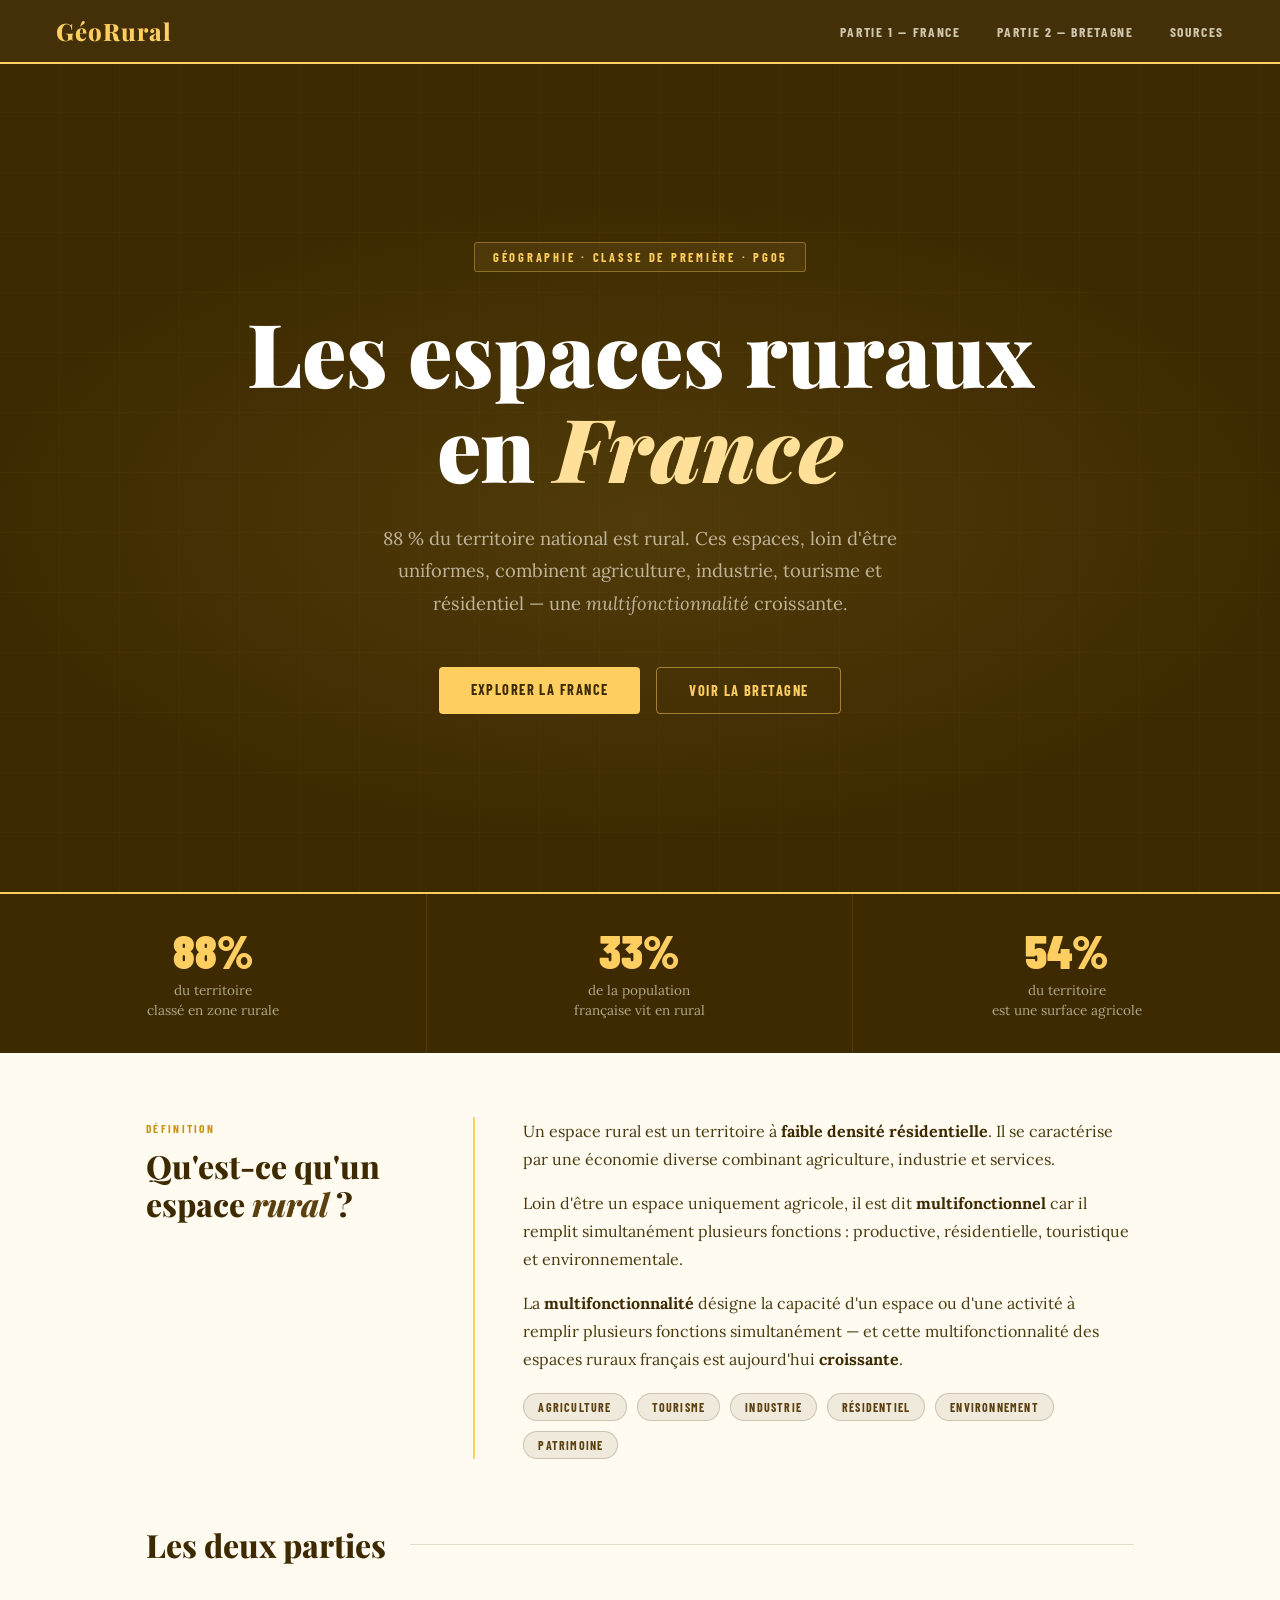
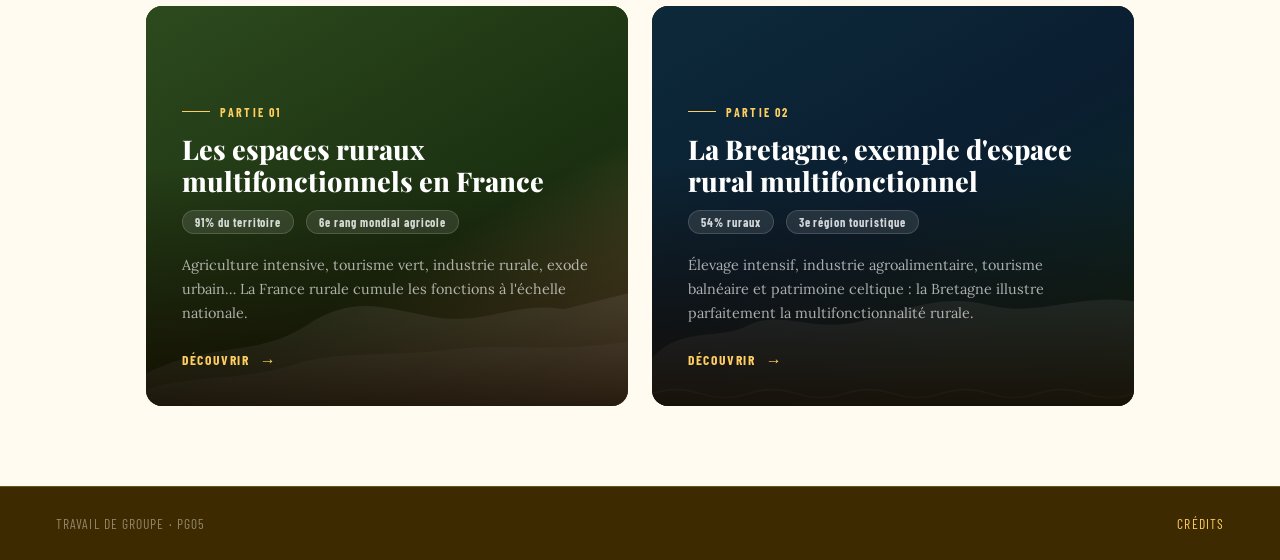
<file: index.html>
<!DOCTYPE html>
<html lang="fr">
<head>
  <meta charset="UTF-8"/>
  <meta name="viewport" content="width=device-width, initial-scale=1.0"/>
  <title>GéoRural — Les espaces ruraux en France</title>
  <link rel="preconnect" href="https://fonts.googleapis.com"/>
  <link rel="preconnect" href="https://fonts.gstatic.com" crossorigin/>
  <link href="https://fonts.googleapis.com/css2?family=Playfair+Display:ital,wght@0,400..900;1,400..900&family=Lora:ital,wght@0,400;0,600;1,400&family=Barlow+Condensed:wght@400;600;700;900&display=swap" rel="stylesheet"/>
  <link rel="stylesheet" href="style.css"/>
</head>
<body class="page-index">

<nav class="nav">
  <a href="index.html" class="nav-logo">GéoRural</a>
  <div class="nav-links">
    <a href="france.html">Partie 1 — France</a>
    <a href="bretagne.html">Partie 2 — Bretagne</a>
    <a href="source.html">Sources</a>
  </div>
</nav>

<section class="hero-index">
  <div class="hero-lines"></div>
  <div class="hero-content">
    <div class="hero-kicker">Géographie · Classe de Première · PG05</div>
    <h1>Les espaces ruraux<br>en <em>France</em></h1>
    <p class="hero-sub">88 % du territoire national est rural. Ces espaces, loin d'être uniformes, combinent agriculture, industrie, tourisme et résidentiel — une <em>multifonctionnalité</em> croissante.</p>
    <div class="hero-cta">
      <a href="france.html" class="btn-primary">Explorer la France</a>
      <a href="bretagne.html" class="btn-outline">Voir la Bretagne</a>
    </div>
  </div>

</section>

<div class="stat-band">
  <div class="stat-item">
    <div class="stat-num">88%</div>
    <div class="stat-label">du territoire<br>classé en zone rurale</div>
  </div>
  <div class="stat-item">
    <div class="stat-num">33%</div>
    <div class="stat-label">de la population<br>française vit en rural</div>
  </div>
  <div class="stat-item">
    <div class="stat-num">54%</div>
    <div class="stat-label">du territoire<br>est une surface agricole</div>
  </div>
</div>

<section class="def-section reveal">
  <div class="def-label">
    <div class="def-label-tag">Définition</div>
    <h2>Qu'est-ce qu'un espace <em>rural</em> ?</h2>
  </div>
  <div class="def-body">
    <p>Un espace rural est un territoire à <strong>faible densité résidentielle</strong>. Il se caractérise par une économie diverse combinant agriculture, industrie et services.</p>
    <p>Loin d'être un espace uniquement agricole, il est dit <strong>multifonctionnel</strong> car il remplit simultanément plusieurs fonctions : productive, résidentielle, touristique et environnementale.</p>
    <p>La <strong>multifonctionnalité</strong> désigne la capacité d'un espace ou d'une activité à remplir plusieurs fonctions simultanément — et cette multifonctionnalité des espaces ruraux français est aujourd'hui <strong>croissante</strong>.</p>
    <div class="def-tags">
      <span class="def-tag">Agriculture</span>
      <span class="def-tag">Tourisme</span>
      <span class="def-tag">Industrie</span>
      <span class="def-tag">Résidentiel</span>
      <span class="def-tag">Environnement</span>
      <span class="def-tag">Patrimoine</span>
    </div>
  </div>
</section>

<section class="cards-section">
  <div class="cards-header reveal">
    <h2>Les deux parties</h2>
    <div class="cards-header-line"></div>
  </div>
  <div class="cards-grid">

    <a href="france.html" class="card reveal delay-1">
      <div class="card-bg"></div>
      <svg class="card-landscape" viewBox="0 0 600 200" xmlns="http://www.w3.org/2000/svg" preserveAspectRatio="none">
        <path d="M0,160 C80,120 140,140 200,100 C260,60 300,80 360,90 C420,100 460,70 520,80 L600,60 L600,200 L0,200Z" fill="rgba(255,255,255,0.15)"/>
        <path d="M0,180 C60,160 120,170 180,150 C240,130 300,140 380,130 C440,122 500,135 600,120 L600,200 L0,200Z" fill="rgba(255,255,255,0.1)"/>
      </svg>
      <div class="card-overlay"></div>
      <div class="card-content">
        <div class="card-num">Partie 01</div>
        <h3>Les espaces ruraux multifonctionnels en France</h3>
        <div class="card-stats">
          <span class="card-stat">91% du territoire</span>
          <span class="card-stat">6e rang mondial agricole</span>
        </div>
        <p>Agriculture intensive, tourisme vert, industrie rurale, exode urbain… La France rurale cumule les fonctions à l'échelle nationale.</p>
        <span class="card-link">Découvrir</span>
      </div>
    </a>

    <a href="bretagne.html" class="card reveal delay-2">
      <div class="card-bg2"></div>
      <svg class="card-landscape" viewBox="0 0 600 200" xmlns="http://www.w3.org/2000/svg" preserveAspectRatio="none">
        <path d="M0,140 C40,100 80,120 120,100 C160,80 200,110 260,95 C320,80 360,60 420,75 C480,90 530,60 600,70 L600,200 L0,200Z" fill="rgba(255,255,255,0.12)"/>
        <path d="M0,185 Q30,175 60,185 Q90,195 120,185 Q150,175 180,185 Q210,195 240,185 Q270,175 300,185 Q330,195 360,185 Q390,175 420,185 Q450,195 480,185 Q510,175 540,185 Q570,195 600,185" stroke="rgba(255,255,255,0.15)" stroke-width="2" fill="none"/>
      </svg>
      <div class="card-overlay"></div>
      <div class="card-content">
        <div class="card-num">Partie 02</div>
        <h3>La Bretagne, exemple d'espace rural multifonctionnel</h3>
        <div class="card-stats">
          <span class="card-stat">54% ruraux</span>
          <span class="card-stat">3e région touristique</span>
        </div>
        <p>Élevage intensif, industrie agroalimentaire, tourisme balnéaire et patrimoine celtique : la Bretagne illustre parfaitement la multifonctionnalité rurale.</p>
        <span class="card-link">Découvrir</span>
      </div>
    </a>

  </div>
</section>

<footer class="footer">
  <span class="footer-text">Travail de groupe · PG05</span>
  <a href="credits.html">Crédits</a>
</footer>

<script>
  const els = document.querySelectorAll('.reveal');
  const obs = new IntersectionObserver(entries => {
    entries.forEach(e => { if (e.isIntersecting) { e.target.classList.add('visible'); obs.unobserve(e.target); } });
  }, { threshold: 0.1 });
  els.forEach(el => obs.observe(el));
</script>
</body>
</html>
</file>
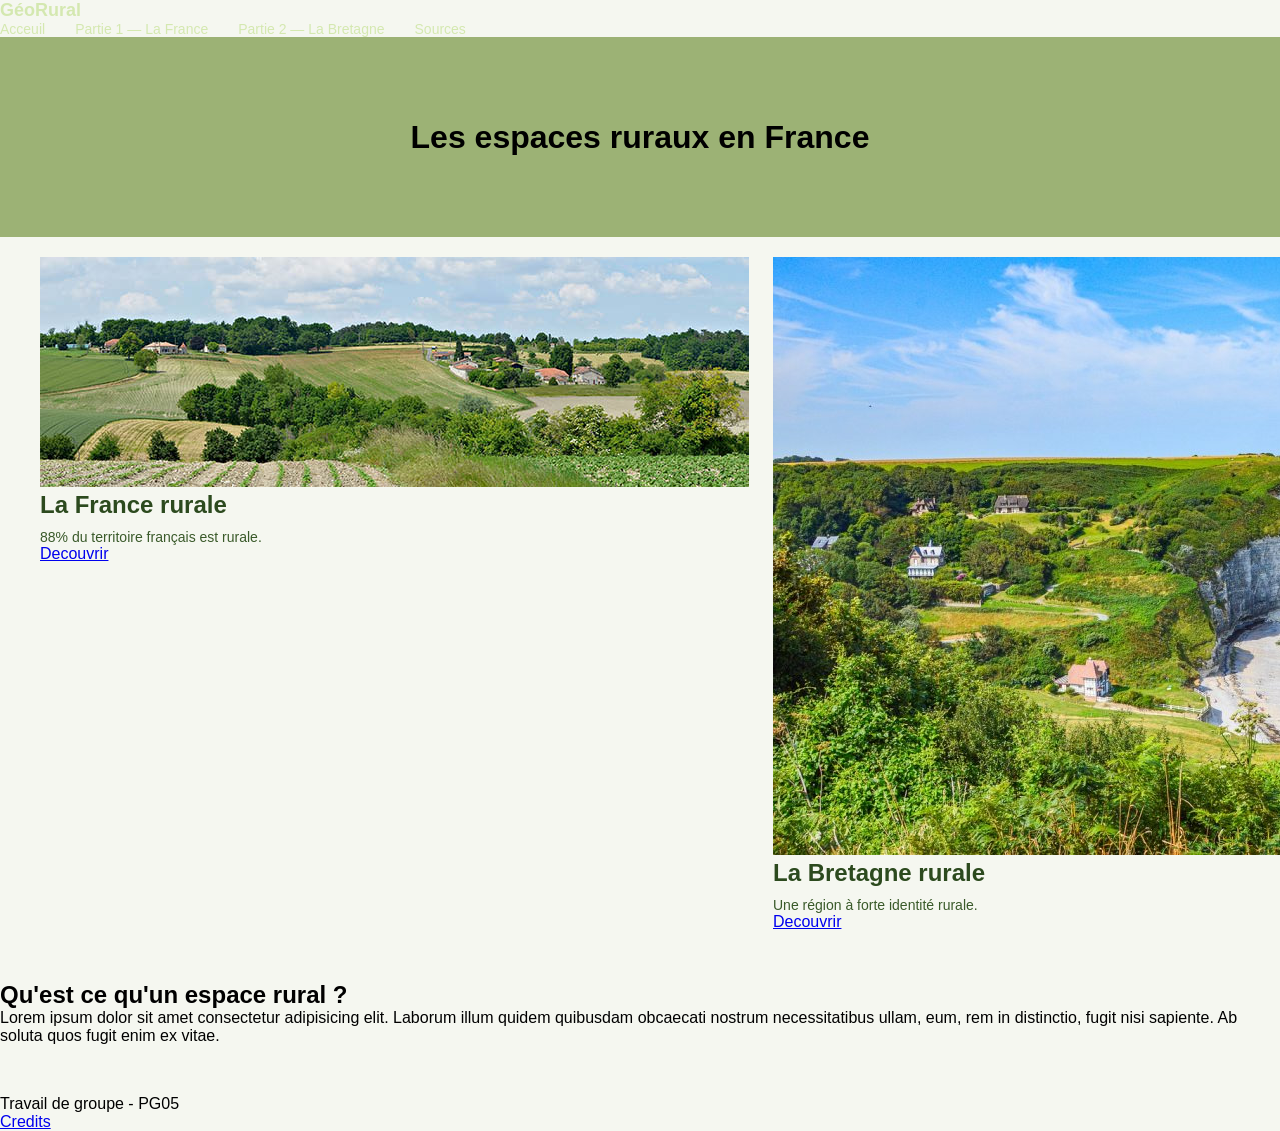
<file: home.html>
<!DOCTYPE html>
<html lang="fr">
<head>
    <meta charset="UTF-8">
    <meta name="viewport" content="width=device-width, initial-scale=1.0">
    <title>La France et les espaces ruraux</title>
    <link rel="stylesheet" href="style.css">
    <link rel="preconnect" href="https://fonts.googleapis.com">
    <link rel="preconnect" href="https://fonts.gstatic.com" crossorigin>
    <link href="https://fonts.googleapis.com/css2?family=Playfair+Display:ital,wght@0,400..900;1,400..900&display=swap" rel="stylesheet">
    <link href="https://fonts.googleapis.com/css2?family=Inter:ital,opsz,wght@0,14..32,100..900;1,14..32,100..900&display=swap" rel="stylesheet">
</head>
<body style="margin: 0; font-family: sans-serif; background-color: #f5f7f0;">

    <div class="dashboard">
        <span style="font-weight: bold; font-size: 18px; color: #d4e8b0;">GéoRural</span>
        <div style="display: flex; gap: 30px;">
            <a href="home.html" style="color: #d4e8b0; text-decoration: none; font-size: 14px;">Acceuil</a>
            <a href="france.html" style="color: #d4e8b0; text-decoration: none; font-size: 14px;">Partie 1 — La France</a>    
            <a href="bretagne.html" style="color: #d4e8b0; text-decoration: none; font-size: 14px;">Partie 2 — La Bretagne</a>
            <a href="source.html" style="color: #d4e8b0; text-decoration: none; font-size: 14px;">Sources</a>
        </div>
    </div>

    <div style="display: flex; justify-content: center; align-items: center; background-color: #9cb275; height: 200px; margin-bottom: 20px;">
        <H1>Les espaces ruraux en France</H1>
    </div>
    

    <div style="display: flex; justify-content: space-evenly; gap: 2%; padding: 0 40px; margin-bottom: 50px;">
        <div class="Cards">
            <img class="Cards_img" src="Images/france espace ruraux.jpg" alt="">
            <h2 style="color: #2c4a1e; margin: 0 0 10px;">La France rurale</h2>
            <p style="color: #3a5a2a; font-size: 14px; margin: 0;">88% du territoire français est rurale.</p>
            <a href="france.html">Decouvrir</a>
        </div>
        <div class="Cards">
            <img class="Cards_img" src="Images/bretagne espace rural.jpg" alt="">
            <h2 style="color: #2c4a1e; margin: 0 0 10px;">La Bretagne rurale</h2>
            <p style="color: #3a5a2a; font-size: 14px; margin: 0;">Une région à forte identité rurale.</p>
            <a href="bretagne.html">Decouvrir</a>
        </div>
    </div>

    <h2>Qu'est ce qu'un espace rural ?</h2>
    <div style="margin-bottom: 50px;">
        Lorem ipsum dolor sit amet consectetur adipisicing elit. Laborum illum quidem quibusdam obcaecati nostrum necessitatibus ullam, eum, rem in distinctio, fugit nisi sapiente. Ab soluta quos fugit enim ex vitae.
    </div>
    <div class="Footer">
        <p>Travail de groupe - PG05</p>
        <a href="credits.html">Credits</a>
    </div>
</body>
</html>
</file>
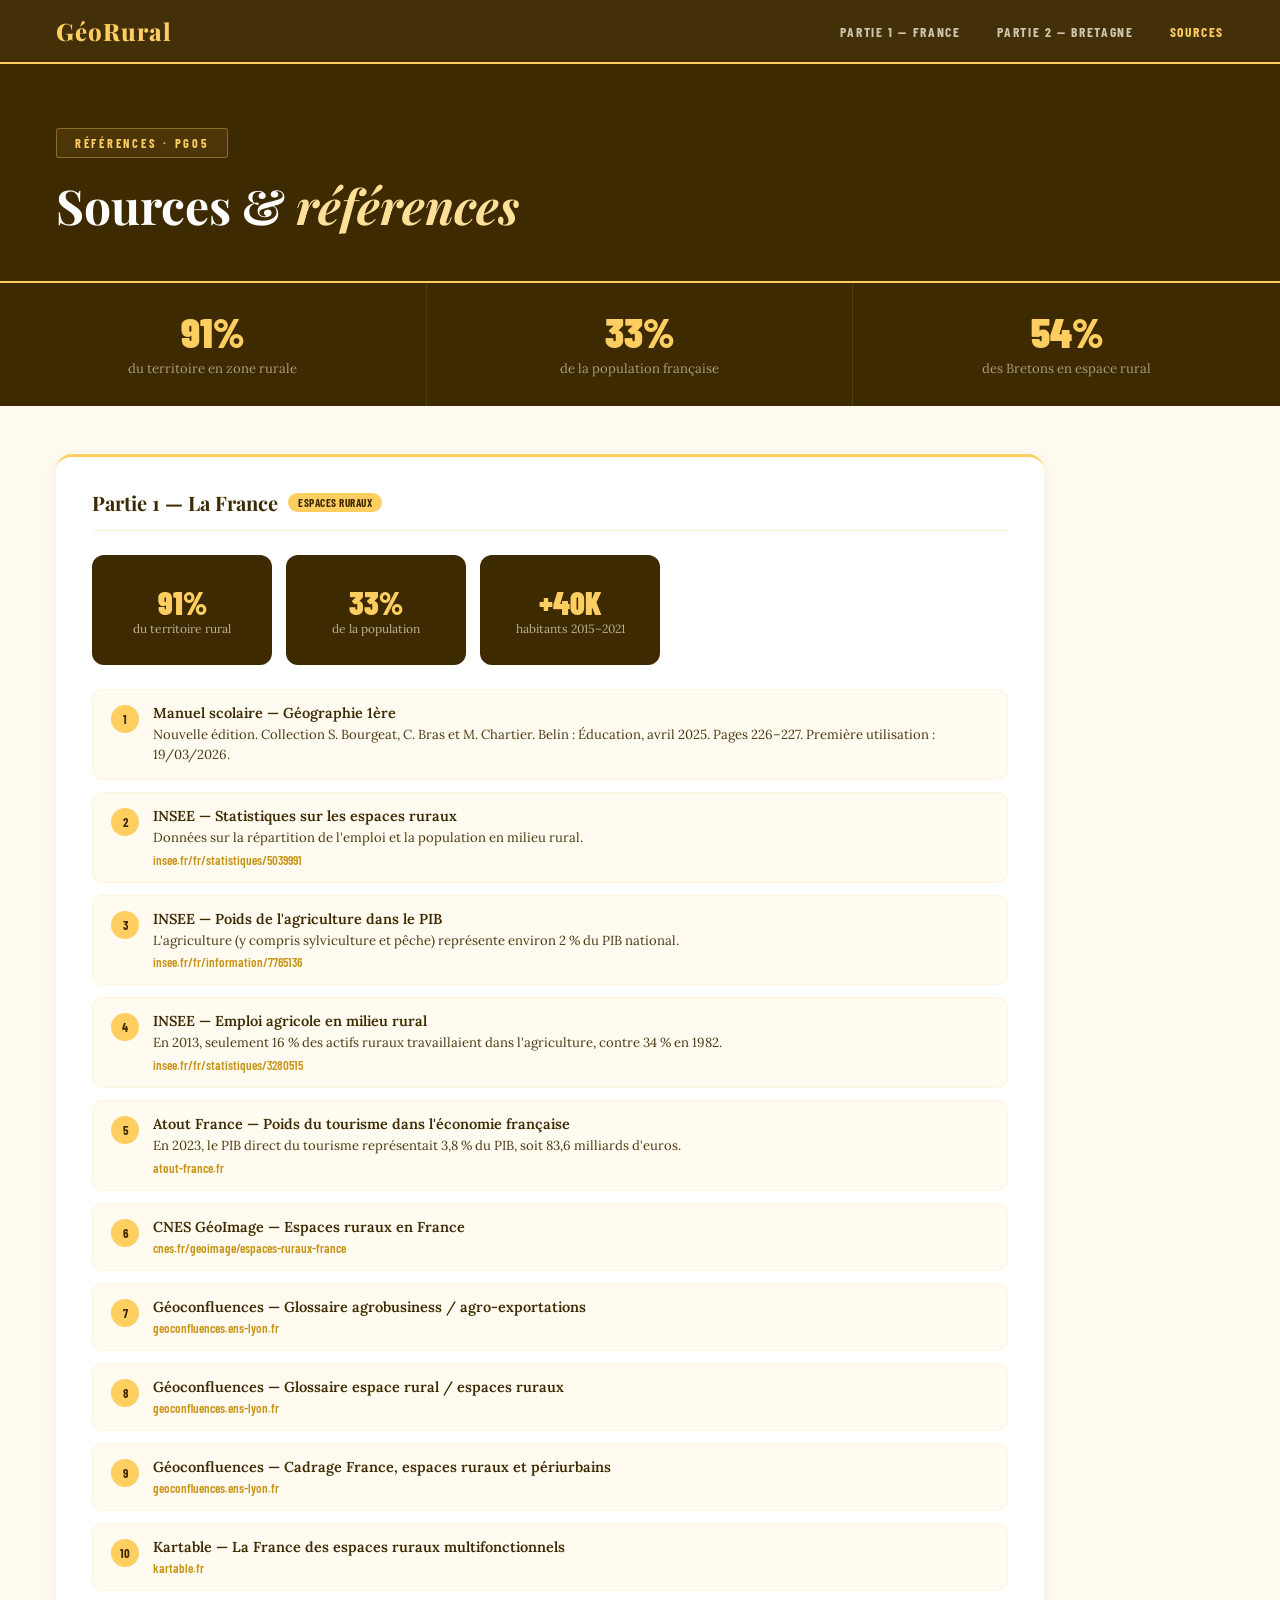
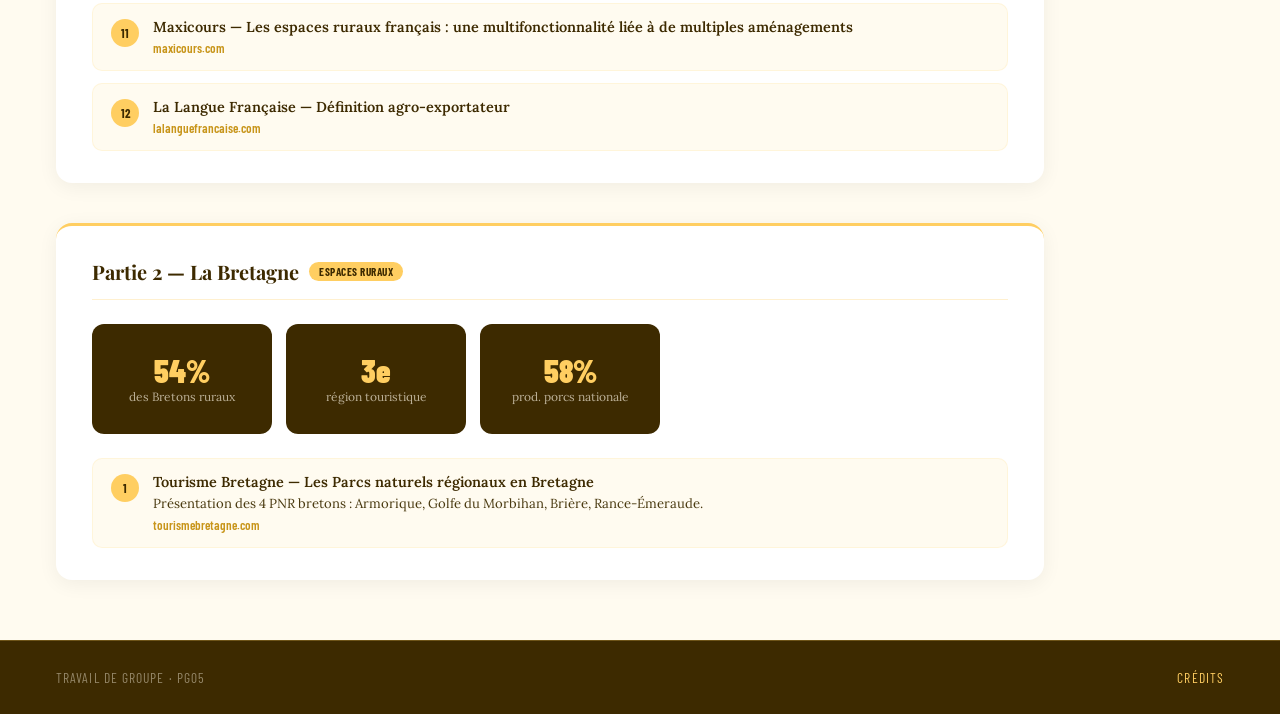
<file: source.html>
<!DOCTYPE html>
<html lang="fr">
<head>
    <meta charset="UTF-8">
    <meta name="viewport" content="width=device-width, initial-scale=1.0">
    <title>Sources – GéoRural</title>
    <link rel="preconnect" href="https://fonts.googleapis.com">
    <link rel="preconnect" href="https://fonts.gstatic.com" crossorigin>
    <link href="https://fonts.googleapis.com/css2?family=Playfair+Display:ital,wght@0,400..900;1,400..900&family=Lora:ital,wght@0,400;0,600;1,400&family=Barlow+Condensed:wght@400;600;700;900&display=swap" rel="stylesheet">
    <link rel="stylesheet" href="style.css">
</head>
<body class="page-source">

    <!-- NAV -->
    <nav class="nav">
        <a href="index.html" class="nav-logo">GéoRural</a>
        <div class="nav-links">
            <a href="france.html">Partie 1 — France</a>
            <a href="bretagne.html">Partie 2 — Bretagne</a>
            <a href="source.html" class="active">Sources</a>
        </div>
    </nav>

    <!-- HEADER -->
    <div class="page-header">
        <div class="page-header-kicker">Références · PG05</div>
        <h1>Sources &amp; <em>références</em></h1>
    </div>

    <!-- STATS -->
    <div class="source-stat-band">
        <div class="stat-item">
            <div class="stat-num">91%</div>
            <div class="stat-label">du territoire en zone rurale</div>
        </div>
        <div class="stat-item">
            <div class="stat-num">33%</div>
            <div class="stat-label">de la population française</div>
        </div>
        <div class="stat-item">
            <div class="stat-num">54%</div>
            <div class="stat-label">des Bretons en espace rural</div>
        </div>
    </div>

    <div class="sources-layout">

        <!-- PARTIE 1 : LA FRANCE -->
        <div class="section-block">
            <h3>Partie 1 — La France <span class="pill">Espaces ruraux</span></h3>

            <div class="stat-row">
                <div class="stat-card-source"><span class="big">91%</span><span class="label">du territoire rural</span></div>
                <div class="stat-card-source"><span class="big">33%</span><span class="label">de la population</span></div>
                <div class="stat-card-source"><span class="big">+40K</span><span class="label">habitants 2015–2021</span></div>
            </div>

            <div class="source-list">
                <div class="source-item">
                    <div class="source-num">1</div>
                    <div class="source-content">
                        <div class="source-title">Manuel scolaire — Géographie 1ère</div>
                        <div class="source-detail">Nouvelle édition. Collection S. Bourgeat, C. Bras et M. Chartier. Belin : Éducation, avril 2025. Pages 226–227. Première utilisation : 19/03/2026.</div>
                    </div>
                </div>
                <div class="source-item">
                    <div class="source-num">2</div>
                    <div class="source-content">
                        <div class="source-title">INSEE — Statistiques sur les espaces ruraux</div>
                        <div class="source-detail">Données sur la répartition de l'emploi et la population en milieu rural.</div>
                        <a class="source-link" href="https://www.insee.fr/fr/statistiques/5039991?sommaire=5040030" target="_blank">insee.fr/fr/statistiques/5039991</a>
                    </div>
                </div>
                <div class="source-item">
                    <div class="source-num">3</div>
                    <div class="source-content">
                        <div class="source-title">INSEE — Poids de l'agriculture dans le PIB</div>
                        <div class="source-detail">L'agriculture (y compris sylviculture et pêche) représente environ 2 % du PIB national.</div>
                        <a class="source-link" href="https://www.insee.fr/fr/information/7765136" target="_blank">insee.fr/fr/information/7765136</a>
                    </div>
                </div>
                <div class="source-item">
                    <div class="source-num">4</div>
                    <div class="source-content">
                        <div class="source-title">INSEE — Emploi agricole en milieu rural</div>
                        <div class="source-detail">En 2013, seulement 16 % des actifs ruraux travaillaient dans l'agriculture, contre 34 % en 1982.</div>
                        <a class="source-link" href="https://www.insee.fr/fr/statistiques/3280515" target="_blank">insee.fr/fr/statistiques/3280515</a>
                    </div>
                </div>
                <div class="source-item">
                    <div class="source-num">5</div>
                    <div class="source-content">
                        <div class="source-title">Atout France — Poids du tourisme dans l'économie française</div>
                        <div class="source-detail">En 2023, le PIB direct du tourisme représentait 3,8 % du PIB, soit 83,6 milliards d'euros.</div>
                        <a class="source-link" href="https://www.atout-france.fr/fr/informations/poids-du-tourisme-dans-leconomie-francaise" target="_blank">atout-france.fr</a>
                    </div>
                </div>
                <div class="source-item">
                    <div class="source-num">6</div>
                    <div class="source-content">
                        <div class="source-title">CNES GéoImage — Espaces ruraux en France</div>
                        <a class="source-link" href="https://cnes.fr/geoimage/espaces-ruraux-france" target="_blank">cnes.fr/geoimage/espaces-ruraux-france</a>
                    </div>
                </div>
                <div class="source-item">
                    <div class="source-num">7</div>
                    <div class="source-content">
                        <div class="source-title">Géoconfluences — Glossaire agrobusiness / agro-exportations</div>
                        <a class="source-link" href="https://geoconfluences.ens-lyon.fr/glossaire/agrobusiness-agro-exportations" target="_blank">geoconfluences.ens-lyon.fr</a>
                    </div>
                </div>
                <div class="source-item">
                    <div class="source-num">8</div>
                    <div class="source-content">
                        <div class="source-title">Géoconfluences — Glossaire espace rural / espaces ruraux</div>
                        <a class="source-link" href="https://geoconfluences.ens-lyon.fr/glossaire/espace-rural-espaces-ruraux" target="_blank">geoconfluences.ens-lyon.fr</a>
                    </div>
                </div>
                <div class="source-item">
                    <div class="source-num">9</div>
                    <div class="source-content">
                        <div class="source-title">Géoconfluences — Cadrage France, espaces ruraux et périurbains</div>
                        <a class="source-link" href="https://geoconfluences.ens-lyon.fr/informations-scientifiques/dossiers-regionaux/france-espaces-ruraux-periurbains/cadrage" target="_blank">geoconfluences.ens-lyon.fr</a>
                    </div>
                </div>
                <div class="source-item">
                    <div class="source-num">10</div>
                    <div class="source-content">
                        <div class="source-title">Kartable — La France des espaces ruraux multifonctionnels</div>
                        <a class="source-link" href="https://www.kartable.fr/ressources/geographie/cours/la-france-des-espaces-ruraux-multifonctionnels/51103" target="_blank">kartable.fr</a>
                    </div>
                </div>
                <div class="source-item">
                    <div class="source-num">11</div>
                    <div class="source-content">
                        <div class="source-title">Maxicours — Les espaces ruraux français : une multifonctionnalité liée à de multiples aménagements</div>
                        <a class="source-link" href="https://www.maxicours.com/se/cours/les-espaces-ruraux-francais-une-multifonctionnalite-liee-a-de-multiples-amenagements/" target="_blank">maxicours.com</a>
                    </div>
                </div>
                <div class="source-item">
                    <div class="source-num">12</div>
                    <div class="source-content">
                        <div class="source-title">La Langue Française — Définition agro-exportateur</div>
                        <a class="source-link" href="https://www.lalanguefrancaise.com/dictionnaire/definition/agro-exportateur" target="_blank">lalanguefrancaise.com</a>
                    </div>
                </div>
            </div>
        </div>

        <!-- PARTIE 2 : LA BRETAGNE -->
        <div class="section-block">
            <h3>Partie 2 — La Bretagne <span class="pill">Espaces ruraux</span></h3>

            <div class="stat-row">
                <div class="stat-card-source"><span class="big">54%</span><span class="label">des Bretons ruraux</span></div>
                <div class="stat-card-source"><span class="big">3e</span><span class="label">région touristique</span></div>
                <div class="stat-card-source"><span class="big">58%</span><span class="label">prod. porcs nationale</span></div>
            </div>

            <div class="source-list">
                <div class="source-item">
                    <div class="source-num">1</div>
                    <div class="source-content">
                        <div class="source-title">Tourisme Bretagne — Les Parcs naturels régionaux en Bretagne</div>
                        <div class="source-detail">Présentation des 4 PNR bretons : Armorique, Golfe du Morbihan, Brière, Rance-Émeraude.</div>
                        <a class="source-link" href="https://www.tourismebretagne.com/selon-mes-envies/topitos/les-parcs-naturels-regionaux-en-bretagne/" target="_blank">tourismebretagne.com</a>
                    </div>
                </div>
            </div>
        </div>

    </div>

    <footer class="footer">
        <span class="footer-text">Travail de groupe · PG05</span>
        <a href="credits.html">Crédits</a>
    </footer>

</body>
</html>
</file>
<file: style.css>
/* ============================================================
   GéoRural — Feuille de style globale
   Fonts: Playfair Display · Lora · Barlow Condensed
   ============================================================ */

/* ── RESET ── */
*, *::before, *::after {
  box-sizing: border-box;
  margin: 0;
  padding: 0;
}

html { scroll-behavior: smooth; }

/* ============================================================
   NAV — commune à toutes les pages
   ============================================================ */
.nav {
  position: sticky; top: 0; z-index: 200;
  display: flex; align-items: center; justify-content: space-between;
  padding: 0 56px; height: 64px;
  background: rgba(61, 42, 0, 0.97);
  backdrop-filter: blur(12px);
  border-bottom: 2px solid #FFCE61;
}

.nav-logo {
  font-family: 'Playfair Display', serif;
  font-size: 1.5rem; font-weight: 800;
  color: #FFCE61; text-decoration: none;
  letter-spacing: 0.04em;
}

.nav-links { display: flex; gap: 36px; align-items: center; }

.nav-links a {
  font-family: 'Barlow Condensed', sans-serif;
  font-size: 0.85rem; font-weight: 700;
  text-transform: uppercase; letter-spacing: 0.12em;
  color: rgba(255, 248, 230, 0.75);
  text-decoration: none;
  transition: color 0.2s;
}

.nav-links a:hover,
.nav-links a.active { color: #FFCE61; }

@media (max-width: 820px) {
  .nav { padding: 12px 20px; height: auto; flex-wrap: wrap; gap: 10px; }
  .nav-links { flex-wrap: wrap; gap: 14px; }
}

/*============================================================
    FOOTER — commun à toutes les pages
  ============================================================ */
.footer {
  background: #3d2a00;
  border-top: 1px solid rgba(255, 206, 97, 0.25);
  padding: 28px 56px;
  display: flex; align-items: center; justify-content: space-between;
  margin-top: auto;
}

.footer-text {
  font-family: 'Barlow Condensed', sans-serif;
  font-size: 0.85rem; letter-spacing: 0.08em;
  color: rgba(255, 248, 230, 0.45); text-transform: uppercase;
}

.footer a {
  font-family: 'Barlow Condensed', sans-serif;
  font-size: 0.85rem; letter-spacing: 0.08em; text-transform: uppercase;
  color: #FFCE61; text-decoration: none; transition: color 0.2s;
}

.footer a:hover { color: #FFE099; }

@media (max-width: 768px) {
  .footer { flex-direction: column; gap: 10px; text-align: center; padding: 20px; }
}

/* ============================================================
    SCROLL REVEAL — commun à index, france, bretagne
   ============================================================ */
.reveal {
  opacity: 0; transform: translateY(30px);
  transition: opacity 0.6s ease, transform 0.6s ease;
}
.reveal.visible { opacity: 1; transform: none; }
.reveal.delay-1 { transition-delay: 0.15s; }
.reveal.delay-2 { transition-delay: 0.3s; }

/* ============================================================
   INDEX — Variables & styles spécifiques
   ============================================================ */
.page-index {
  --or:         #FFCE61;
  --or-fonce:   #c8951a;
  --or-clair:   #FFE099;
  --fond:       #fffbf0;
  --fond2:      #fff8e6;
  --brun-fonce: #3d2a00;
  --brun-moyen: #5c4010;
  --brun-clair: #8a6020;
  --texte:      #1a1400;
  --texte-doux: #4a3a10;
}

.page-index body,
body.page-index {
  font-family: 'Lora', serif;
  background: #fffbf0;
  color: #1a1400;
  overflow-x: hidden;
  min-height: 100vh;
  display: flex;
  flex-direction: column;
}

/* ─ Hero index ─ */
.hero-index {
  position: relative;
  min-height: 92vh;
  display: flex; flex-direction: column;
  align-items: center; justify-content: center;
  text-align: center;
  overflow: hidden;
  background: #3d2a00;
}
.hero-index .hero-lines {
  position: absolute; inset: 0; z-index: 0;
  background-image:
    repeating-linear-gradient(0deg, transparent, transparent 59px, rgba(255,206,97,0.04) 60px),
    repeating-linear-gradient(90deg, transparent, transparent 59px, rgba(255,206,97,0.04) 60px);
  animation: gridDrift 20s linear infinite;
}
@keyframes gridDrift {
  from { background-position: 0 0; }
  to   { background-position: 60px 60px; }
}
.hero-index::after {
  content: '';
  position: absolute; inset: 0; z-index: 1;
  background: radial-gradient(ellipse 80% 60% at 50% 55%, rgba(255,206,97,0.1) 0%, transparent 65%);
  pointer-events: none;
}
.hero-index .hero-content {
  position: relative; z-index: 10;
  max-width: 860px; padding: 0 32px;
}
.hero-index .hero-kicker {
  font-family: 'Barlow Condensed', sans-serif;
  font-size: 0.78rem; font-weight: 700;
  letter-spacing: 0.22em; text-transform: uppercase;
  color: #FFCE61;
  border: 1px solid rgba(255,206,97,0.35);
  background: rgba(255,206,97,0.08);
  display: inline-block;
  padding: 7px 18px; border-radius: 3px;
  margin-bottom: 32px;
  opacity: 0; animation: fadeUp 0.8s 0.2s forwards;
}
.hero-index h1 {
  font-family: 'Playfair Display', serif;
  font-size: clamp(3rem, 7vw, 5.5rem);
  font-weight: 900; color: #fff; line-height: 1.08;
  margin-bottom: 28px;
  opacity: 0; animation: fadeUp 0.9s 0.45s forwards;
}
.hero-index h1 em { font-style: italic; color: #FFE099; }
.hero-index .hero-sub {
  font-family: 'Lora', serif; font-size: 1.15rem;
  color: rgba(255,248,230,0.65); line-height: 1.75;
  max-width: 560px; margin: 0 auto 48px;
  opacity: 0; animation: fadeUp 0.9s 0.65s forwards;
}
.hero-index .hero-cta {
  display: flex; gap: 16px; justify-content: center; flex-wrap: wrap;
  opacity: 0; animation: fadeUp 0.9s 0.85s forwards;
}
.hero-index .hero-scroll {
  position: absolute; bottom: 36px; left: 50%; transform: translateX(-50%);
  z-index: 10; display: flex; flex-direction: column; align-items: center; gap: 8px;
  opacity: 0; animation: fadeIn 1s 1.4s forwards;
}
.hero-index .hero-scroll span {
  font-family: 'Barlow Condensed', sans-serif;
  font-size: 0.7rem; letter-spacing: 0.2em; text-transform: uppercase;
  color: rgba(255,206,97,0.6);
}
.scroll-line {
  width: 1px; height: 48px;
  background: linear-gradient(to bottom, rgba(255,206,97,0.6), transparent);
  animation: scrollPulse 2s ease-in-out infinite;
}
@keyframes scrollPulse {
  0%, 100% { opacity: 0.4; transform: scaleY(1); }
  50%       { opacity: 1;   transform: scaleY(1.15); }
}
@keyframes fadeUp {
  from { opacity: 0; transform: translateY(24px); }
  to   { opacity: 1; transform: translateY(0); }
}
@keyframes fadeIn { from { opacity: 0; } to { opacity: 1; } }

/* ─ Boutons index ─ */
.btn-primary {
  font-family: 'Barlow Condensed', sans-serif;
  font-size: 0.9rem; font-weight: 700;
  letter-spacing: 0.1em; text-transform: uppercase;
  padding: 14px 32px;
  background: #FFCE61; color: #3d2a00;
  text-decoration: none; border-radius: 4px;
  transition: background 0.2s, transform 0.2s;
}
.btn-primary:hover { background: #FFE099; transform: translateY(-2px); }
.btn-outline {
  font-family: 'Barlow Condensed', sans-serif;
  font-size: 0.9rem; font-weight: 700;
  letter-spacing: 0.1em; text-transform: uppercase;
  padding: 14px 32px;
  border: 1.5px solid rgba(255,206,97,0.5); color: #FFCE61;
  text-decoration: none; border-radius: 4px;
  transition: border-color 0.2s, color 0.2s, transform 0.2s;
}
.btn-outline:hover { border-color: #FFCE61; color: #FFE099; transform: translateY(-2px); }

/* ─ Stat band index ─ */
.stat-band {
  display: grid; grid-template-columns: repeat(3,1fr);
  background: #3d2a00;
  border-top: 2px solid #FFCE61;
}
.stat-band .stat-item {
  padding: 32px 40px;
  border-right: 1px solid rgba(255,206,97,0.12);
  text-align: center;
  transition: background 0.3s;
}
.stat-band .stat-item:last-child { border-right: none; }
.stat-band .stat-item:hover { background: rgba(255,206,97,0.07); }
.stat-band .stat-num {
  font-family: 'Barlow Condensed', sans-serif;
  font-size: 3rem; font-weight: 900;
  color: #FFCE61; line-height: 1; margin-bottom: 6px;
}
.stat-band .stat-label {
  font-family: 'Lora', serif;
  font-size: 0.85rem; color: rgba(255,248,230,0.6); line-height: 1.5;
}

/* ─ Section définition index ─ */
.def-section {
  display: grid; grid-template-columns: 1fr 2fr;
  gap: 0; max-width: 1100px;
  margin: 64px auto; padding: 0 56px;
}
.def-label {
  border-right: 2px solid #FFCE61;
  padding-right: 48px; padding-top: 4px;
}
.def-label-tag {
  font-family: 'Barlow Condensed', sans-serif;
  font-size: 0.72rem; font-weight: 700;
  letter-spacing: 0.2em; text-transform: uppercase;
  color: #c8951a; margin-bottom: 12px;
}
.def-label h2 {
  font-family: 'Playfair Display', serif;
  font-size: 2rem; font-weight: 800;
  color: #3d2a00; line-height: 1.2;
}
.def-label h2 em { font-style: italic; color: #5c4010; }
.def-body { padding-left: 48px; }
.def-body p {
  font-family: 'Lora', serif;
  font-size: 1rem; color: #4a3a10; line-height: 1.75;
  margin-bottom: 16px;
}
.def-body strong { color: #3d2a00; }
.def-tags { display: flex; gap: 10px; flex-wrap: wrap; margin-top: 20px; }
.def-tag {
  font-family: 'Barlow Condensed', sans-serif;
  font-size: 0.75rem; font-weight: 700;
  letter-spacing: 0.1em; text-transform: uppercase;
  background: rgba(61,42,0,0.08); color: #5c4010;
  border: 1px solid rgba(61,42,0,0.2);
  padding: 6px 14px; border-radius: 20px;
}

/* ─ Cards section index ─ */
.cards-section { padding: 0 56px 80px; max-width: 1100px; margin: 0 auto; width: 100%; }
.cards-header {
  display: flex; align-items: center; gap: 24px;
  margin-bottom: 40px;
}
.cards-header h2 {
  font-family: 'Playfair Display', serif;
  font-size: 2rem; font-weight: 800; color: #3d2a00;
}
.cards-header-line { flex: 1; height: 1px; background: rgba(61,42,0,0.15); }
.cards-grid { display: grid; grid-template-columns: 1fr 1fr; gap: 24px; }
.card {
  position: relative; min-height: 400px;
  border-radius: 16px; overflow: hidden;
  background: #3d2a00;
  display: flex; flex-direction: column; justify-content: flex-end;
  text-decoration: none; padding: 36px;
  cursor: pointer;
  transition: transform 0.3s, box-shadow 0.3s;
}
.card:hover { transform: translateY(-4px); box-shadow: 0 20px 48px rgba(61,42,0,0.25); }
.card-bg {
  position: absolute; inset: 0;
  background: linear-gradient(150deg,#2d4a1e 0%, #1a3010 60%, #7a5c3a 100%);
}

.card-bg2 {
  position: absolute; inset: 0;
  background: linear-gradient(150deg,#0d2a3a 0%, #0a1e30 50%, #0d2a1e 100%);
}
.card-landscape {
  position: absolute; bottom: 0; left: 0; right: 0; z-index: 1;
}
.card-overlay {
  position: absolute; inset: 0; z-index: 2;
  background: linear-gradient(to top, rgba(20,10,0,0.85) 0%, transparent 60%);
}
.card-content { position: relative; z-index: 3; }
.card-num {
  font-family: 'Barlow Condensed', sans-serif;
  font-size: 0.75rem; font-weight: 700;
  letter-spacing: 0.18em; text-transform: uppercase;
  color: #FFCE61; margin-bottom: 14px;
  display: flex; align-items: center; gap: 10px;
}
.card-num::before { content: ''; width: 28px; height: 1px; background: #FFCE61; }
.card h3 {
  font-family: 'Playfair Display', serif;
  font-size: 1.7rem; font-weight: 800;
  color: #fff; line-height: 1.2; margin-bottom: 12px;
}
.card p {
  font-family: 'Lora', serif;
  font-size: 0.9rem; color: rgba(255,255,255,0.65);
  line-height: 1.65; margin-bottom: 24px;
}
.card-stats { display: flex; gap: 12px; margin-bottom: 20px; flex-wrap: wrap; }
.card-stat {
  font-family: 'Barlow Condensed', sans-serif;
  font-size: 0.75rem; font-weight: 700; letter-spacing: 0.08em;
  background: rgba(255,255,255,0.1);
  border: 1px solid rgba(255,255,255,0.15);
  color: rgba(255,255,255,0.8);
  padding: 4px 12px; border-radius: 20px;
}
.card-link {
  display: inline-flex; align-items: center; gap: 10px;
  font-family: 'Barlow Condensed', sans-serif;
  font-size: 0.85rem; font-weight: 700;
  letter-spacing: 0.12em; text-transform: uppercase;
  color: #FFCE61; transition: gap 0.2s;
}
.card:hover .card-link { gap: 16px; }
.card-link::after { content: '→'; font-size: 1rem; transition: transform 0.2s; }
.card:hover .card-link::after { transform: translateX(4px); }

@media (max-width: 820px) {
  .stat-band { grid-template-columns: 1fr; }
  .stat-band .stat-item { border-right: none; border-bottom: 1px solid rgba(255,206,97,0.1); }
  .def-section { grid-template-columns: 1fr; padding: 0 24px; margin: 40px auto; }
  .def-label { border-right: none; border-bottom: 2px solid #FFCE61; padding: 0 0 24px; margin-bottom: 32px; }
  .def-body { padding-left: 0; }
  .cards-section { padding: 0 20px 60px; }
  .cards-grid { grid-template-columns: 1fr; }
  .card { min-height: 320px; }
}

/* ============================================================
   FRANCE — Variables & styles spécifiques
   ============================================================ */
body.page-france {
  font-family: 'Source Sans 3', sans-serif;
  background-color: #f5f0e8;
  color: #1a1a1a;
  overflow-x: hidden;
  min-height: 100vh;
  display: flex;
  flex-direction: column;
}

/* ─ Hero france ─ */
.hero-france {
  position: relative;
  background: linear-gradient(135deg, #2d4a1e 0%, #1a3010 60%, #7a5c3a 100%);
  padding: 80px 48px 60px;
  overflow: hidden;
}
.hero-france::before {
  content: '';
  position: absolute; inset: 0;
  background-image:
    radial-gradient(ellipse at 70% 50%, rgba(200,168,75,0.12) 0%, transparent 60%),
    url("data:image/svg+xml,%3Csvg width='60' height='60' viewBox='0 0 60 60' xmlns='http://www.w3.org/2000/svg'%3E%3Cg fill='none' fill-rule='evenodd'%3E%3Cg fill='%23ffffff' fill-opacity='0.03'%3E%3Cpath d='M36 34v-4h-2v4h-4v2h4v4h2v-4h4v-2h-4zm0-30V0h-2v4h-4v2h4v4h2V6h4V4h-4zM6 34v-4H4v4H0v2h4v4h2v-4h4v-2H6zM6 4V0H4v4H0v2h4v4h2V6h4V4H6z'/%3E%3C/g%3E%3C/g%3E%3C/svg%3E");
}
.hero-france .hero-tag {
  display: inline-block;
  font-size: 0.75rem; font-weight: 700; text-transform: uppercase; letter-spacing: 0.15em;
  color: #c8a84b; background: rgba(200,168,75,0.15);
  border: 1px solid rgba(200,168,75,0.4);
  padding: 6px 14px; border-radius: 4px; margin-bottom: 24px;
}
.hero-france h1 {
  font-family: 'Playfair Display', serif;
  font-size: clamp(2.4rem, 5vw, 4rem); color: #fff;
  line-height: 1.15; max-width: 700px; margin-bottom: 20px;
}
.hero-france h1 em { color: #e8c878; font-style: italic; }
.hero-france p { color: rgba(245,240,232,0.75); font-size: 1.1rem; max-width: 560px; line-height: 1.7; }

/* ─ Stats bar france ─ */
.stats-bar {
  display: grid; grid-template-columns: repeat(3, 1fr);
  border-top: 3px solid #c8a84b;
  background: #2d4a1e;
}
.stats-bar .stat-card {
  padding: 36px 40px;
  border-right: 1px solid rgba(255,255,255,0.1);
  position: relative; overflow: hidden;
  transition: background 0.3s; cursor: default;
}
.stats-bar .stat-card:last-child { border-right: none; }
.stats-bar .stat-card:hover { background: rgba(200,168,75,0.08); }
.stats-bar .stat-card::before {
  content: '';
  position: absolute; bottom: 0; left: 0; right: 0;
  height: 3px; background: #c8a84b;
  transform: scaleX(0); transform-origin: left;
  transition: transform 0.4s;
}
.stats-bar .stat-card:hover::before { transform: scaleX(1); }
.stats-bar .stat-num {
  font-family: 'Playfair Display', serif;
  font-size: 3.2rem; font-weight: 900; color: #c8a84b; line-height: 1; margin-bottom: 8px;
}
.stats-bar .stat-label { color: rgba(245,240,232,0.7); font-size: 0.9rem; font-weight: 600; text-transform: uppercase; letter-spacing: 0.08em; }
.stats-bar .stat-sub { color: rgba(245,240,232,0.45); font-size: 0.8rem; margin-top: 4px; }

/* ─ Main france ─ */
.main-france { padding: 60px 48px 80px; max-width: 1280px; margin: 0 auto; }
.france .section-title {
  font-family: 'Playfair Display', serif;
  font-size: 1.9rem; color: #2d4a1e; margin-bottom: 8px;
}
.france .section-title span { color: #c8a84b; }
.france .section-sub { color: #4a4a4a; font-size: 1rem; margin-bottom: 40px; }
.france .divider { width: 64px; height: 3px; background: #c8a84b; margin: 16px 0 32px; }

/* ─ Types espaces france ─ */
.types-grid {
  display: grid; grid-template-columns: repeat(3, 1fr);
  gap: 24px; margin-bottom: 72px;
}
.type-card {
  border-radius: 12px; overflow: hidden;
  background: #fff;
  box-shadow: 0 4px 20px rgba(0,0,0,0.06);
  transition: transform 0.3s, box-shadow 0.3s; cursor: default;
}
.type-card:hover { transform: translateY(-6px); box-shadow: 0 12px 32px rgba(0,0,0,0.12); }
.type-header { padding: 24px 28px 20px; color: #fff; }
.type-card:nth-child(1) .type-header { background: #2d4a1e; }
.type-card:nth-child(2) .type-header { background: #3a5a2a; }
.type-card:nth-child(3) .type-header { background: #5a7d3a; }
.type-name { font-family: 'Playfair Display', serif; font-size: 1.25rem; font-weight: 700; margin-bottom: 4px; }
.type-desc { font-size: 0.85rem; opacity: 0.8; }
.type-body { padding: 24px 28px; }
.type-stat {
  display: flex; justify-content: space-between; align-items: center;
  padding: 10px 0; border-bottom: 1px solid rgba(0,0,0,0.06);
}
.type-stat:last-child { border-bottom: none; }
.type-stat-label { font-size: 0.9rem; color: #4a4a4a; }
.type-stat-val { font-weight: 700; color: #2d4a1e; font-size: 1rem; }
.type-tag {
  display: inline-block; margin-top: 16px;
  font-size: 0.75rem; font-weight: 700;
  padding: 5px 12px; border-radius: 20px;
  background: rgba(58,90,42,0.1); color: #3a5a2a;
}

/* ─ Charts france ─ */
.charts-grid {
  display: grid; grid-template-columns: 1fr 1fr;
  gap: 32px; margin-bottom: 72px;
}
.chart-card {
  background: #fff; border-radius: 16px;
  padding: 32px;
  box-shadow: 0 4px 20px rgba(0,0,0,0.06);
}
.chart-card.full { grid-column: 1 / -1; }
.chart-title {
  font-family: 'Playfair Display', serif;
  font-size: 1.2rem; color: #2d4a1e; margin-bottom: 4px;
}
.chart-note { font-size: 0.8rem; color: #4a4a4a; margin-bottom: 24px; }
.chart-wrap { position: relative; height: 260px; }
.chart-wrap.tall { height: 320px; }

/* ─ Tabs france ─ */
.tabs-section { margin-bottom: 72px; }
.tabs-nav {
  display: flex; gap: 8px;
  border-bottom: 2px solid rgba(58,90,42,0.2);
  margin-bottom: 32px; flex-wrap: wrap;
}
.tab-btn {
  padding: 12px 24px;
  font-family: 'Source Sans 3', sans-serif;
  font-size: 0.9rem; font-weight: 700;
  text-transform: uppercase; letter-spacing: 0.06em;
  background: none; border: none; cursor: pointer;
  color: #4a4a4a;
  border-bottom: 3px solid transparent;
  margin-bottom: -2px;
  transition: color 0.2s, border-color 0.2s;
}
.tab-btn.active { color: #2d4a1e; border-bottom-color: #c8a84b; }
.tab-btn:hover:not(.active) { color: #3a5a2a; }
.tab-panel { display: none; animation: fadeInUp 0.3s ease; }
.tab-panel.active { display: block; }
@keyframes fadeInUp { from { opacity: 0; transform: translateY(8px); } to { opacity: 1; transform: translateY(0); } }

.panel-grid {
  display: grid; grid-template-columns: 1fr 1fr;
  gap: 32px; align-items: start;
}
.panel-text h3 {
  font-family: 'Playfair Display', serif;
  font-size: 1.5rem; color: #2d4a1e; margin-bottom: 16px;
}
.panel-text p { color: #4a4a4a; line-height: 1.75; margin-bottom: 14px; font-size: 0.97rem; }
.france .info-pill {
  display: inline-block;
  background: rgba(58,90,42,0.1); color: #2d4a1e;
  border-left: 3px solid #3a5a2a;
  padding: 10px 16px; border-radius: 0 8px 8px 0;
  font-size: 0.9rem; font-weight: 600;
  margin: 8px 0; width: 100%;
}
.france .info-pill span { color: #5a7d3a; }

/* ─ Régions multifonctionnelles france ─ */
.multifonc-section { margin-bottom: 72px; }
.regions-grid {
  display: grid; grid-template-columns: repeat(auto-fill, minmax(220px, 1fr));
  gap: 16px; margin-top: 32px;
}
.region-card {
  background: #fff;
  border: 1px solid rgba(58,90,42,0.15);
  border-radius: 10px; padding: 20px;
  transition: all 0.25s; cursor: default;
}
.region-card:hover {
  border-color: #c8a84b;
  box-shadow: 0 4px 16px rgba(200,168,75,0.15);
  transform: translateY(-2px);
}
.region-icon { font-size: 1.8rem; margin-bottom: 10px; }
.region-name { font-weight: 700; color: #2d4a1e; font-size: 0.95rem; }
.region-type { font-size: 0.8rem; color: #4a4a4a; margin-top: 4px; }

/* ─ Enjeux france ─ */
.france .enjeux-grid { display: grid; grid-template-columns: repeat(3, 1fr); gap: 20px; }
.france .enjeu-card {
  background: #fff; border-radius: 12px; padding: 28px;
  border-top: 4px solid; box-shadow: 0 4px 16px rgba(0,0,0,0.05);
}
.france .enjeu-card:nth-child(1) { border-color: #3a5a2a; }
.france .enjeu-card:nth-child(2) { border-color: #c8a84b; }
.france .enjeu-card:nth-child(3) { border-color: #7a5c3a; }
.france .enjeu-icon { font-size: 2rem; margin-bottom: 14px; }
.france .enjeu-title { font-family: 'Playfair Display', serif; font-size: 1.1rem; margin-bottom: 10px; color: #2d4a1e; }
.france .enjeu-text { font-size: 0.9rem; color: #4a4a4a; line-height: 1.65; }

@media (max-width: 900px) {
  .stats-bar { grid-template-columns: 1fr; }
  .types-grid, .charts-grid, .panel-grid, .france .enjeux-grid { grid-template-columns: 1fr; }
  .charts-grid .chart-card.full { grid-column: auto; }
  .main-france { padding: 40px 20px 60px; }
  .hero-france { padding: 50px 20px 40px; }
  .hero-france h1 { font-size: 2.2rem; }
}

/* ============================================================
   BRETAGNE — Variables & styles spécifiques
   ============================================================ */
body.page-bretagne {
  font-family: 'Lora', serif;
  background: #faf7f0;
  color: #1a1a14;
  overflow-x: hidden;
  min-height: 100vh;
  display: flex;
  flex-direction: column;
}

/* ─ Hero bretagne ─ */
.hero-bretagne {
  position: relative;
  background: linear-gradient(150deg, #0d2a3a 0%, #0a1e30 50%, #0d2a1e 100%);
  padding: 88px 56px 72px;
  overflow: hidden;
}
.hero-bretagne::before {
  content: '';
  position: absolute; inset: 0;
  background:
    radial-gradient(ellipse 60% 50% at 80% 40%, rgba(42,122,154,0.18) 0%, transparent 60%),
    radial-gradient(ellipse 40% 60% at 10% 80%, rgba(58,106,40,0.15) 0%, transparent 50%);
  pointer-events: none;
}
.hero-bretagne .hero-wave {
  position: absolute; bottom: 0; left: 0; right: 0; z-index: 1; line-height: 0;
}
.hero-bretagne .hero-wave svg { display: block; width: 100%; height: 60px; }
.hero-bretagne .hero-inner { position: relative; z-index: 2; max-width: 780px; }
.hero-bretagne .hero-kicker {
  font-family: 'Barlow Condensed', sans-serif;
  font-size: 0.78rem; font-weight: 700;
  letter-spacing: 0.22em; text-transform: uppercase;
  color: #c8a84b; border: 1px solid rgba(200,168,75,0.35);
  background: rgba(200,168,75,0.08);
  display: inline-block; padding: 7px 18px; border-radius: 3px;
  margin-bottom: 28px;
  animation: fadeUp 0.7s 0.1s both;
}
.hero-bretagne h1 {
  font-family: 'Playfair Display', serif;
  font-size: clamp(2.4rem, 5vw, 4.2rem);
  font-weight: 900; color: #fff; line-height: 1.1;
  margin-bottom: 24px;
  animation: fadeUp 0.7s 0.3s both;
}
.hero-bretagne h1 em { font-style: italic; color: #6ab8cc; }
.hero-bretagne .hero-sub {
  color: rgba(244,239,228,0.65); font-size: 1.05rem;
  line-height: 1.75; max-width: 560px;
  animation: fadeUp 0.7s 0.5s both;
}

/* ─ Stats band bretagne ─ */
.stats-band {
  display: grid; grid-template-columns: repeat(4, 1fr);
  background: #0d2a3a;
  border-top: 2px solid #c8a84b;
}
.stats-band .stat-item {
  padding: 28px 32px; text-align: center;
  border-right: 1px solid rgba(255,255,255,0.07);
  transition: background 0.3s; cursor: default;
}
.stats-band .stat-item:last-child { border-right: none; }
.stats-band .stat-item:hover { background: rgba(200,168,75,0.07); }
.stats-band .stat-num {
  font-family: 'Barlow Condensed', sans-serif;
  font-size: 2.4rem; font-weight: 900;
  color: #c8a84b; line-height: 1; margin-bottom: 6px;
}
.stats-band .stat-label {
  font-family: 'Lora', serif;
  font-size: 0.8rem; color: rgba(244,239,228,0.55); line-height: 1.5;
}

/* ─ Main bretagne ─ */
.main-bretagne { max-width: 1200px; margin: 0 auto; padding: 64px 48px 80px; }
.bretagne .section-title {
  font-family: 'Playfair Display', serif;
  font-size: 1.85rem; color: #0d2a3a; margin-bottom: 8px;
}
.bretagne .section-title span { color: #c8a84b; }
.bretagne .divider { width: 56px; height: 3px; background: #c8a84b; margin: 14px 0 36px; }
.bretagne .section-sub { color: #4a4a3a; font-size: 1rem; margin-bottom: 40px; line-height: 1.7; }

/* ─ Comparaison bretagne ─ */
.compare-band {
  display: grid; grid-template-columns: 1fr 1fr;
  gap: 24px; margin-bottom: 72px;
}
.compare-card {
  border-radius: 14px; overflow: hidden; background: #fff;
  box-shadow: 0 4px 20px rgba(0,0,0,0.06);
  display: flex; flex-direction: column;
}
.compare-header { padding: 22px 28px; color: #fff; }
.compare-card:nth-child(1) .compare-header { background: #1a4a6a; }
.compare-card:nth-child(2) .compare-header { background: #3a6a28; }
.compare-header-label {
  font-family: 'Barlow Condensed', sans-serif;
  font-size: 0.75rem; font-weight: 700; letter-spacing: 0.15em;
  text-transform: uppercase; opacity: 0.7; margin-bottom: 4px;
}
.compare-header-title { font-family: 'Playfair Display', serif; font-size: 1.3rem; font-weight: 700; }
.compare-body { padding: 28px; flex: 1; }
.compare-big {
  font-family: 'Barlow Condensed', sans-serif;
  font-size: 4.5rem; font-weight: 900; line-height: 1; margin-bottom: 6px;
}
.compare-card:nth-child(1) .compare-big { color: #1a4a6a; }
.compare-card:nth-child(2) .compare-big { color: #3a6a28; }
.compare-desc { color: #4a4a3a; font-size: 0.95rem; line-height: 1.65; }
.compare-bar-wrap { margin-top: 20px; }
.compare-bar-label {
  font-family: 'Barlow Condensed', sans-serif;
  font-size: 0.75rem; font-weight: 700; letter-spacing: 0.1em;
  text-transform: uppercase; color: #4a4a3a; margin-bottom: 6px;
}
.compare-bar-bg { height: 10px; border-radius: 5px; background: rgba(0,0,0,0.07); overflow: hidden; }
.compare-bar-fill {
  height: 100%; border-radius: 5px;
  transition: width 1.2s cubic-bezier(0.4,0,0.2,1); width: 0;
}
.compare-card:nth-child(1) .compare-bar-fill { background: #1a4a6a; }
.compare-card:nth-child(2) .compare-bar-fill { background: #3a6a28; }

/* ─ Charts bretagne ─ */
.bretagne .charts-grid {
  display: grid; grid-template-columns: 1fr 1fr;
  gap: 28px; margin-bottom: 72px;
}
.bretagne .chart-card {
  background: #fff; border-radius: 14px;
  padding: 28px 32px; box-shadow: 0 4px 20px rgba(0,0,0,0.06);
}
.bretagne .chart-card.full { grid-column: 1/-1; }
.bretagne .chart-title { font-family: 'Playfair Display', serif; font-size: 1.15rem; color: #0d2a3a; margin-bottom: 4px; }
.bretagne .chart-note { font-size: 0.8rem; color: #4a4a3a; margin-bottom: 22px; }
.bretagne .chart-wrap { position: relative; height: 260px; }
.bretagne .chart-wrap.tall { height: 310px; }

/* ─ Tabs bretagne ─ */
.bretagne .tabs-section { margin-bottom: 72px; }
.bretagne .tabs-nav {
  display: flex; gap: 6px;
  border-bottom: 2px solid rgba(13,42,58,0.15);
  margin-bottom: 32px; flex-wrap: wrap;
}
.bretagne .tab-btn {
  padding: 11px 22px;
  font-family: 'Barlow Condensed', sans-serif;
  font-size: 0.88rem; font-weight: 700;
  text-transform: uppercase; letter-spacing: 0.08em;
  background: none; border: none; cursor: pointer;
  color: #4a4a3a;
  border-bottom: 3px solid transparent;
  margin-bottom: -2px;
  transition: color 0.2s, border-color 0.2s;
}
.bretagne .tab-btn.active { color: #0d2a3a; border-bottom-color: #c8a84b; }
.bretagne .tab-btn:hover:not(.active) { color: #1a4a6a; }

.panel-2col {
  display: grid; grid-template-columns: 1fr 1fr;
  gap: 36px; align-items: start;
}
.bretagne .panel-text h3 { font-family: 'Playfair Display', serif; font-size: 1.5rem; color: #0d2a3a; margin-bottom: 16px; }
.bretagne .panel-text p { color: #4a4a3a; line-height: 1.8; font-size: 0.97rem; margin-bottom: 14px; }
.bretagne .info-pill {
  display: block;
  background: rgba(13,42,58,0.07); color: #0d2a3a;
  border-left: 3px solid #1a4a6a;
  padding: 10px 16px; border-radius: 0 8px 8px 0;
  font-size: 0.9rem; font-weight: 600; margin: 8px 0;
}
.bretagne .info-pill span { color: #2a7a9a; }

/* ─ Enjeux bretagne ─ */
.bretagne .enjeux-grid { display: grid; grid-template-columns: repeat(3, 1fr); gap: 20px; }
.bretagne .enjeu-card {
  background: #fff; border-radius: 12px;
  padding: 26px; border-top: 4px solid;
  box-shadow: 0 4px 16px rgba(0,0,0,0.05);
}
.bretagne .enjeu-card:nth-child(1) { border-color: #1a4a6a; }
.bretagne .enjeu-card:nth-child(2) { border-color: #c8a84b; }
.bretagne .enjeu-card:nth-child(3) { border-color: #3a6a28; }
.bretagne .enjeu-card:nth-child(4) { border-color: #6b4c2a; }
.bretagne .enjeu-card:nth-child(5) { border-color: #2a7a9a; }
.bretagne .enjeu-icon { font-size: 1.8rem; margin-bottom: 12px; }
.bretagne .enjeu-title { font-family: 'Playfair Display', serif; font-size: 1.05rem; margin-bottom: 10px; color: #0d2a3a; }
.bretagne .enjeu-text { font-size: 0.88rem; color: #4a4a3a; line-height: 1.65; }

@media (max-width: 900px) {
  .stats-band { grid-template-columns: repeat(2,1fr); }
  .hero-bretagne { padding: 72px 24px 56px; }
  .hero-bretagne h1 { font-size: 2.2rem; }
  .main-bretagne { padding: 40px 20px 60px; }
  .compare-band, .bretagne .charts-grid, .panel-2col, .bretagne .enjeux-grid { grid-template-columns: 1fr; }
  .bretagne .charts-grid .chart-card.full { grid-column: auto; }
}

/* ============================================================
   SOURCE — Variables & styles spécifiques
   ============================================================ */
body.page-source {
  font-family: 'Lora', serif;
  background-color: #fffbf0;
  color: #1a1400;
  min-height: 100vh;
  display: flex;
  flex-direction: column;
}

/* ─ Header source ─ */
.page-header {
  background: #3d2a00;
  padding: 64px 56px 48px;
  border-bottom: 2px solid #FFCE61;
}
.page-header-kicker {
  font-family: 'Barlow Condensed', sans-serif;
  font-size: 0.78rem; font-weight: 700;
  letter-spacing: 0.22em; text-transform: uppercase;
  color: #FFCE61;
  border: 1px solid rgba(255,206,97,0.35);
  background: rgba(255,206,97,0.08);
  display: inline-block; padding: 7px 18px; border-radius: 3px; margin-bottom: 20px;
}
.page-header h1 {
  font-family: 'Playfair Display', serif;
  font-size: clamp(2rem, 4vw, 3rem); color: #fff; line-height: 1.15;
}
.page-header h1 em { font-style: italic; color: #FFE099; }

/* ─ Stat band source ─ */
.source-stat-band {
  display: grid; grid-template-columns: repeat(3, 1fr);
  background: #3d2a00;
}
.source-stat-band .stat-item {
  padding: 28px 36px; text-align: center;
  border-right: 1px solid rgba(255,206,97,0.12);
}
.source-stat-band .stat-item:last-child { border-right: none; }
.source-stat-band .stat-num {
  font-family: 'Barlow Condensed', sans-serif;
  font-size: 2.6rem; font-weight: 900;
  color: #FFCE61; line-height: 1; margin-bottom: 6px;
}
.source-stat-band .stat-label {
  font-family: 'Lora', serif;
  font-size: 0.82rem; color: rgba(255,248,230,0.55); line-height: 1.5;
}

/* ─ Sources layout ─ */
.sources-layout {
  flex: 1; display: flex; flex-direction: column;
  gap: 40px; padding: 48px 56px 60px; max-width: 1100px;
}
.section-block {
  background: white; border-radius: 16px;
  padding: 32px 36px; box-shadow: 0 4px 20px rgba(0,0,0,0.06);
  border-top: 3px solid #FFCE61;
}
.section-block h3 {
  font-family: 'Playfair Display', serif;
  font-size: 1.25rem; font-weight: 700; color: #3d2a00;
  margin-bottom: 24px; padding-bottom: 14px;
  border-bottom: 1px solid rgba(255,206,97,0.3);
  display: flex; align-items: center; gap: 10px;
}
.section-block h3 .pill {
  background-color: #FFCE61; color: #3d2a00;
  font-family: 'Barlow Condensed', sans-serif;
  font-size: 0.7rem; font-weight: 700;
  text-transform: uppercase; letter-spacing: 0.5px;
  padding: 3px 10px; border-radius: 20px;
}
.source-list { display: flex; flex-direction: column; gap: 12px; }
.source-item {
  display: flex; align-items: flex-start; gap: 14px;
  padding: 14px 18px; background: #fffbf0;
  border-radius: 10px; transition: background 0.2s;
  border: 1px solid rgba(255,206,97,0.15);
}
.source-item:hover { background: rgba(255,206,97,0.1); }
.source-num {
  min-width: 28px; height: 28px; background: #FFCE61; color: #3d2a00;
  border-radius: 50%; display: flex; align-items: center; justify-content: center;
  font-family: 'Barlow Condensed', sans-serif;
  font-size: 0.78rem; font-weight: 700; flex-shrink: 0; margin-top: 1px;
}
.source-content { flex: 1; }
.source-title {
  font-family: 'Lora', serif;
  font-size: 0.9rem; font-weight: 600; color: #3d2a00; margin-bottom: 3px;
}
.source-detail { font-size: 0.82rem; color: #4a3a10; line-height: 1.5; }
.source-link {
  font-family: 'Barlow Condensed', sans-serif;
  font-size: 0.8rem; color: #c8951a;
  word-break: break-all; text-decoration: none;
  display: block; margin-top: 4px; font-weight: 600;
}
.source-link:hover { text-decoration: underline; }
.stat-row {
  display: flex; flex-direction: row;
  justify-content: flex-start; gap: 14px;
  flex-wrap: wrap; margin-bottom: 24px;
}
.stat-card-source {
  background: #3d2a00; height: 110px; width: 180px;
  border-radius: 12px; display: flex; flex-direction: column;
  align-items: center; justify-content: center; flex-shrink: 0;
}
.stat-card-source .big {
  font-family: 'Barlow Condensed', sans-serif;
  color: #FFCE61; font-weight: 900; font-size: 2rem;
}
.stat-card-source .label {
  font-family: 'Lora', serif;
  color: rgba(255,248,230,0.65); font-size: 0.75rem;
  text-align: center; padding: 0 12px; line-height: 1.4;
}

@media (max-width: 768px) {
  .page-header { padding: 40px 20px 32px; }
  .source-stat-band { grid-template-columns: 1fr; }
  .source-stat-band .stat-item { border-right: none; border-bottom: 1px solid rgba(255,206,97,0.1); }
  .sources-layout { padding: 24px 20px 40px; }
  .section-block { padding: 20px; }
  .stat-row { gap: 10px; }
  .stat-card-source { width: 140px; height: 90px; }
}

/* ============================================================
   CREDITS — styles spécifiques
   ============================================================ */
body.page-credits {
  font-family: 'Lora', serif;
  background-color: #fffbf0;
  color: #1a1400;
  min-height: 100vh;
  display: flex;
  flex-direction: column;
}

.credits-content {
  flex: 1;
  display: flex;
  flex-direction: column;
  align-items: center;
  justify-content: center;
  padding: 60px 20px;
  gap: 24px;
}

.credits-content li {
  list-style: none;
  font-family: 'Barlow Condensed', sans-serif;
  font-size: 1.2rem; font-weight: 700;
  letter-spacing: 0.08em; text-transform: uppercase;
  color: #3d2a00;
}
</file>
